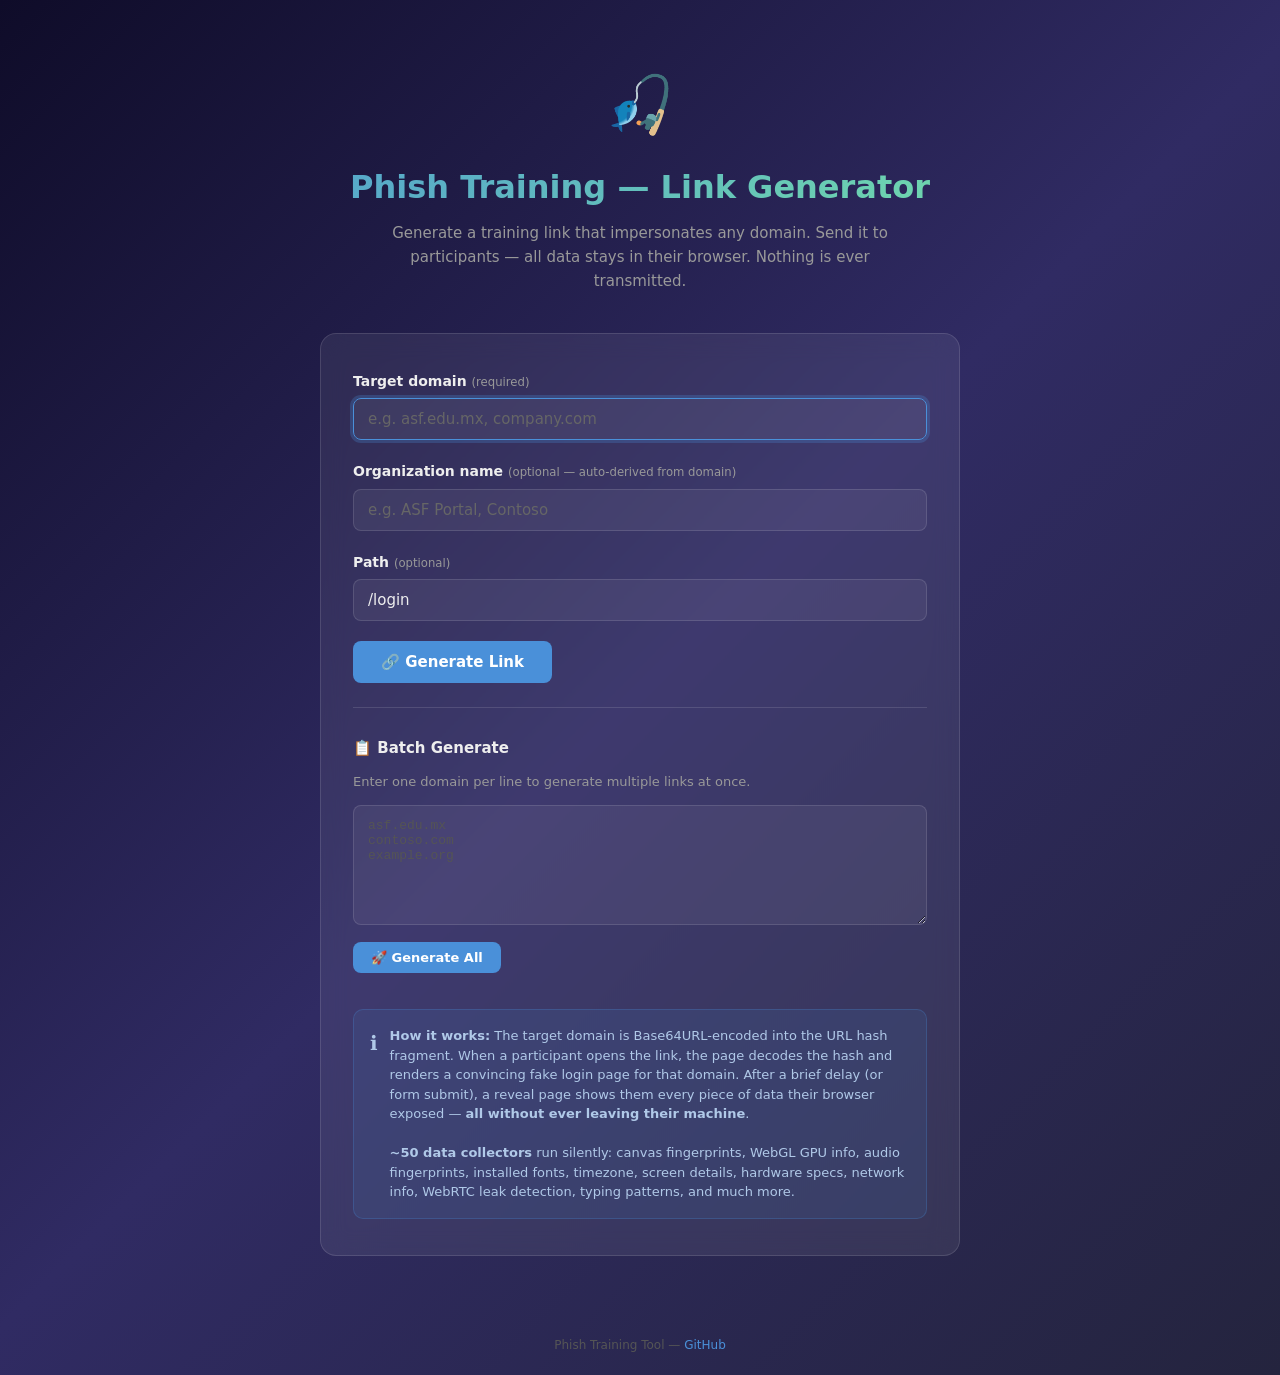
<file: index.html>
<!DOCTYPE html>
<html lang="en">
<head>
  <meta charset="UTF-8" />
  <meta name="viewport" content="width=device-width, initial-scale=1.0" />
  <!-- Title is dynamically set to mimic the target domain -->
  <title>Loading…</title>
  <link rel="stylesheet" href="css/decoy.css"  id="decoy-styles" />
  <link rel="stylesheet" href="css/reveal.css" id="reveal-styles" disabled />
  <link rel="icon" id="favicon" href="data:," />
</head>
<body>

  <!-- ===================== DECOY LAYER ===================== -->
  <div id="decoy" class="decoy-layer">
    <!-- Generic login page – works for any domain -->
    <div class="decoy-body">
      <div class="decoy-card">
        <h1 id="decoyTitle" class="decoy-title">Sign in</h1>
        <p id="decoySubtitle" class="decoy-subtitle">Use your organizational account</p>

        <form id="decoyForm" autocomplete="off">
          <div class="input-group">
            <label for="decoyEmail">Email or username</label>
            <input type="text" id="decoyEmail" placeholder="user@example.com" />
          </div>
          <div class="input-group">
            <label for="decoyPass">Password</label>
            <input type="password" id="decoyPass" placeholder="Password" />
          </div>
          <button type="submit" class="btn-primary" id="decoySubmit">Sign in</button>
        </form>

        <div class="decoy-links">
          <a href="#">Forgot password?</a>
          <a href="#">Create account</a>
        </div>
      </div>
      <footer class="decoy-footer" id="decoyFooter">&copy; 2026 Example Corp. All rights reserved.</footer>
    </div>
  </div>

  <!-- ===================== REVEAL LAYER ===================== -->
  <div id="reveal" class="reveal-layer" style="display:none;">
    <div class="reveal-container">
      <div class="reveal-header">
        <div class="warning-icon">!</div>
        <h1>You Were Just &ldquo;Phished&rdquo;</h1>
        <p class="reveal-tagline">
          <strong>Don&rsquo;t worry &mdash; this was a training exercise.</strong><br />
          No data left your computer. Everything below was collected
          <em>entirely inside your browser</em> without asking for a single permission.
        </p>
      </div>

      <div id="statBar" class="stat-bar"></div>

      <div class="reveal-section">
        <h2>What Happened</h2>
        <ol class="timeline">
          <li>You clicked a link you received (email, chat, etc.).</li>
          <li>The link brought you to <strong>this page</strong>, which <em>pretended</em> to be
              <code id="revealDomain">example.com</code>.</li>
          <li>While you were looking at the fake page, JavaScript silently
              fingerprinted your browser.</li>
          <li>A real attacker would have sent all of this to their server.<br />
              <strong>We kept everything local.</strong></li>
        </ol>
      </div>

      <div id="geoSection" class="reveal-section" style="display:none">
        <h2>Your Approximate Location</h2>
        <div id="geoMap" class="geo-map"></div>
        <div id="geoDetails" class="geo-details"></div>
      </div>

      <div class="reveal-section">
        <h2>Data Collected</h2>
        <button id="dataToggle" class="data-toggle">
          <span id="dataToggleLabel">Loading&hellip;</span>
          <span class="toggle-arrow">&#9660;</span>
        </button>
        <div id="dataCards" class="data-cards">
          <!-- Cards injected by reveal.js -->
        </div>
      </div>

      <div class="reveal-section">
        <h2>How to Protect Yourself</h2>
        <ul class="tips">
          <li><strong>Check the URL</strong> &mdash; always look at the address bar before entering credentials.</li>
          <li><strong>Hover before you click</strong> &mdash; inspect link destinations in emails.</li>
          <li><strong>Use a password manager</strong> &mdash; it won&rsquo;t auto-fill on the wrong domain.</li>
          <li><strong>Enable 2FA / MFA</strong> &mdash; even leaked passwords are useless without the second factor.</li>
          <li><strong>Report suspicious emails</strong> &mdash; your IT/security team wants to know.</li>
        </ul>
        <div style="text-align:center;margin-top:20px;">
          <button id="btnReset" class="btn-outline">Run Again</button>
        </div>
      </div>
    </div>
  </div>

  <!-- Scripts -->
  <script src="js/config.js"></script>
  <script src="js/collector.js"></script>
  <script src="js/decoy.js"></script>
  <script src="js/reveal.js"></script>
  <script src="js/panic.js"></script>
  <script src="js/app.js"></script>
</body>
</html>
</file>
<file: css/decoy.css>
/* ============================================================
   decoy.css — Styles for the fake / impersonation layer
   ============================================================ */

*, *::before, *::after {
  box-sizing: border-box;
  margin: 0;
  padding: 0;
}

html {
  color-scheme: light dark;
}

html, body {
  height: 100%;
  font-family: -apple-system, BlinkMacSystemFont, "Segoe UI", Roboto, Oxygen,
    Ubuntu, Cantarell, "Helvetica Neue", Arial, sans-serif;
  background: Canvas;
  color: CanvasText;
}

/* ---- Decoy layer ---- */
.decoy-layer {
  min-height: 100vh;
  display: flex;
  flex-direction: column;
}

.decoy-body {
  flex: 1;
  display: none;
  flex-direction: column;
  align-items: center;
  justify-content: center;
  padding: 32px 16px;
}

.decoy-body.visible {
  display: flex;
}

/* ---- Login card ---- */
.decoy-card {
  width: 100%;
  max-width: 400px;
  background: #fff;
  border-radius: 12px;
  box-shadow: 0 4px 24px rgba(0,0,0,.08);
  padding: 40px 32px 32px;
  text-align: center;
}

.decoy-title {
  font-size: 24px;
  font-weight: 600;
  margin-bottom: 4px;
}

.decoy-subtitle {
  font-size: 14px;
  color: #666;
  margin-bottom: 24px;
}

/* ---- Form ---- */
.input-group {
  text-align: left;
  margin-bottom: 16px;
}

.input-group label {
  display: block;
  font-size: 13px;
  font-weight: 500;
  margin-bottom: 4px;
  color: #555;
}

.input-group input {
  width: 100%;
  padding: 10px 12px;
  font-size: 15px;
  border: 1px solid #ccc;
  border-radius: 6px;
  outline: none;
  transition: border-color .2s;
}

.input-group input:focus {
  border-color: #4a90d9;
  box-shadow: 0 0 0 3px rgba(74,144,217,.15);
}

.btn-primary {
  width: 100%;
  padding: 11px 0;
  font-size: 15px;
  font-weight: 600;
  color: #fff;
  background: #4a90d9;
  border: none;
  border-radius: 6px;
  cursor: pointer;
  transition: background .2s;
}

.btn-primary:hover {
  background: #3a7bc8;
}

.decoy-links {
  margin-top: 20px;
  display: flex;
  justify-content: space-between;
  font-size: 13px;
}

.decoy-links a {
  color: #4a90d9;
  text-decoration: none;
}

.decoy-links a:hover {
  text-decoration: underline;
}

/* ---- Footer ---- */
.decoy-footer {
  text-align: center;
  font-size: 12px;
  color: #999;
  padding: 20px 0;
}

/* ---- Real-site iframe overlay ---- */
.real-site-frame {
  position: fixed;
  top: 0;
  left: 0;
  width: 100%;
  height: 100vh;
  border: none;
  z-index: 500;
  background: Canvas;
  opacity: 0;
  transition: opacity .5s ease;
}
.real-site-frame.loaded {
  opacity: 1;
}



/* ---- Spinner overlay (shown while collecting) ---- */
.spinner-overlay {
  position: fixed;
  inset: 0;
  z-index: 9999;
  display: flex;
  align-items: center;
  justify-content: center;
  background: rgba(255,255,255,.85);
}

.spinner {
  width: 40px;
  height: 40px;
  border: 4px solid #ddd;
  border-top-color: #4a90d9;
  border-radius: 50%;
  animation: spin .7s linear infinite;
}

@keyframes spin {
  to { transform: rotate(360deg); }
}
</file>
<file: css/reveal.css>
/* ============================================================
   reveal.css — Clean, white, monotone report with red accent
   ============================================================ */

:root {
  --r-bg: #ffffff;
  --r-surface: #f8f8f8;
  --r-border: #e0e0e0;
  --r-text: #1a1a1a;
  --r-muted: #717171;
  --r-accent: #d42020;
  --r-accent-light: #fef2f2;
  --r-mono: 'SF Mono', 'Cascadia Code', 'Fira Code', Consolas, monospace;
}

/* ---- Container ---- */
.reveal-layer {
  min-height: 100vh;
  background: var(--r-bg);
  color: var(--r-text);
  padding: 48px 24px 96px;
  font-family: -apple-system, BlinkMacSystemFont, 'Segoe UI', Roboto, Helvetica, Arial, sans-serif;
  line-height: 1.6;
  -webkit-font-smoothing: antialiased;
}

.reveal-container {
  max-width: 720px;
  margin: 0 auto;
}

/* ---- Header ---- */
.reveal-header {
  text-align: center;
  margin-bottom: 48px;
  padding-bottom: 32px;
  border-bottom: 1px solid var(--r-border);
}

.warning-icon {
  display: inline-flex;
  align-items: center;
  justify-content: center;
  width: 56px;
  height: 56px;
  border-radius: 50%;
  background: var(--r-accent);
  color: #fff;
  font-size: 28px;
  font-weight: 700;
  margin-bottom: 20px;
  font-family: inherit;
  line-height: 1;
}

.reveal-header h1 {
  font-size: 28px;
  font-weight: 700;
  color: var(--r-text);
  letter-spacing: -0.02em;
  margin-bottom: 12px;
}

.reveal-tagline {
  font-size: 15px;
  line-height: 1.7;
  color: var(--r-muted);
  max-width: 520px;
  margin: 0 auto;
}

.reveal-tagline strong {
  color: var(--r-text);
  font-weight: 600;
}

/* ---- Sections ---- */
.reveal-section {
  background: var(--r-bg);
  border: 1px solid var(--r-border);
  border-radius: 8px;
  padding: 28px 28px;
  margin-bottom: 20px;
}

.reveal-section h2 {
  font-size: 15px;
  font-weight: 600;
  text-transform: uppercase;
  letter-spacing: 0.06em;
  color: var(--r-accent);
  margin-bottom: 16px;
  padding-bottom: 10px;
  border-bottom: 1px solid var(--r-border);
}

/* ---- Timeline ---- */
.timeline {
  list-style: none;
  counter-reset: step;
  padding-left: 0;
}

.timeline li {
  counter-increment: step;
  position: relative;
  padding-left: 36px;
  margin-bottom: 12px;
  line-height: 1.6;
  font-size: 14px;
  color: var(--r-text);
}

.timeline li::before {
  content: counter(step);
  position: absolute;
  left: 0;
  top: 1px;
  width: 24px;
  height: 24px;
  border-radius: 50%;
  background: var(--r-accent);
  color: #fff;
  font-weight: 600;
  font-size: 12px;
  display: flex;
  align-items: center;
  justify-content: center;
}

.timeline li code {
  background: var(--r-surface);
  border: 1px solid var(--r-border);
  padding: 1px 6px;
  border-radius: 3px;
  font-size: 13px;
  font-family: var(--r-mono);
  color: var(--r-accent);
}

/* ---- Data cards grid ---- */
.data-cards {
  display: grid;
  grid-template-columns: 1fr;
  gap: 12px;
}

.data-card {
  background: var(--r-surface);
  border: 1px solid var(--r-border);
  border-radius: 6px;
  padding: 16px 20px;
  overflow: hidden;
}

.data-card h3 {
  font-size: 12px;
  text-transform: uppercase;
  letter-spacing: 0.05em;
  font-weight: 600;
  color: var(--r-muted);
  margin-bottom: 8px;
  display: flex;
  align-items: center;
  gap: 8px;
}

.data-card h3 .card-number {
  display: inline-flex;
  align-items: center;
  justify-content: center;
  width: 20px;
  height: 20px;
  border-radius: 4px;
  background: var(--r-accent);
  color: #fff;
  font-size: 10px;
  font-weight: 700;
  flex-shrink: 0;
}

.data-card .value {
  font-family: var(--r-mono);
  font-size: 12px;
  color: var(--r-text);
  word-break: break-all;
  white-space: pre-wrap;
  line-height: 1.65;
  max-height: 200px;
  overflow-y: auto;
}

.data-card .value.warning {
  color: var(--r-accent);
  font-weight: 600;
}

.data-card canvas {
  width: 100%;
  height: auto;
  border-radius: 4px;
  margin-top: 8px;
  border: 1px solid var(--r-border);
}

/* ---- Tips ---- */
.tips {
  list-style: none;
  padding: 0;
}

.tips li {
  padding: 8px 0 8px 24px;
  position: relative;
  line-height: 1.6;
  font-size: 14px;
}

.tips li::before {
  content: "";
  position: absolute;
  left: 4px;
  top: 15px;
  width: 8px;
  height: 8px;
  border-radius: 50%;
  background: var(--r-accent);
}

.tips li strong {
  font-weight: 600;
}

/* ---- CTA ---- */
.cta {
  text-align: center;
}

.btn-outline {
  margin-top: 16px;
  padding: 10px 32px;
  font-size: 14px;
  font-weight: 600;
  color: var(--r-accent);
  background: transparent;
  border: 1.5px solid var(--r-accent);
  border-radius: 6px;
  cursor: pointer;
  transition: background .15s, color .15s;
  font-family: inherit;
}

.btn-outline:hover {
  background: var(--r-accent);
  color: #fff;
}

/* ---- Scrollbar ---- */
.data-card .value::-webkit-scrollbar { width: 4px; }
.data-card .value::-webkit-scrollbar-thumb { background: #ccc; border-radius: 2px; }

/* ---- Stat bar (top summary) ---- */
.stat-bar {
  display: flex;
  gap: 1px;
  background: var(--r-border);
  border: 1px solid var(--r-border);
  border-radius: 8px;
  overflow: hidden;
  margin-bottom: 20px;
}

.stat-item {
  flex: 1;
  text-align: center;
  padding: 14px 8px;
  background: var(--r-bg);
}

.stat-item .stat-num {
  font-size: 22px;
  font-weight: 700;
  color: var(--r-accent);
  display: block;
  line-height: 1;
  margin-bottom: 4px;
}

.stat-item .stat-label {
  font-size: 11px;
  text-transform: uppercase;
  letter-spacing: 0.05em;
  color: var(--r-muted);
  font-weight: 500;
}

/* ---- Responsive ---- */
@media (max-width: 500px) {
  .reveal-layer { padding: 24px 16px 64px; }
  .reveal-container { max-width: 100%; }
  .reveal-header h1 { font-size: 22px; }
  .stat-bar { flex-wrap: wrap; }
  .stat-item { flex: 1 1 33%; }
  .geo-map { height: 220px; }
}

/* ---- Geo map ---- */
.geo-map {
  width: 100%;
  height: 300px;
  border-radius: 6px;
  border: 1px solid var(--r-border);
  margin-bottom: 12px;
  background: var(--r-surface);
  overflow: hidden;
}

.geo-details {
  font-family: var(--r-mono);
  font-size: 11px;
  color: var(--r-muted);
  line-height: 1.7;
  word-break: break-word;
}

/* ---- Data toggle button ---- */
.data-toggle {
  display: flex;
  align-items: center;
  justify-content: space-between;
  width: 100%;
  padding: 14px 20px;
  background: var(--r-surface);
  border: 1px solid var(--r-border);
  border-radius: 6px;
  cursor: pointer;
  font-size: 13px;
  font-weight: 500;
  color: var(--r-text);
  font-family: inherit;
  margin-bottom: 16px;
  transition: background .15s, border-color .15s;
}

.data-toggle:hover {
  background: var(--r-accent-light);
  border-color: var(--r-accent);
}

.data-toggle .toggle-arrow {
  font-size: 10px;
  color: var(--r-muted);
  transition: transform .25s ease;
}

.data-toggle.expanded .toggle-arrow {
  transform: rotate(180deg);
}

/* ============================================================
   Panic swarm styles
   ============================================================ */

.panic-overlay {
  position: fixed;
  inset: 0;
  z-index: 10000;
  background: rgba(0, 0, 0, 0.85);
  overflow: hidden;
  pointer-events: none;
}

.panic-window {
  position: absolute;
  border-radius: 6px;
  box-shadow: 0 2px 16px rgba(0,0,0,.4), 0 0 0 1px rgba(0,0,0,.1);
  background: #fff;
  overflow: hidden;
  opacity: 0;
  transform: scale(0.3) rotate(var(--panic-rot, 0deg));
  transition: none;
  will-change: left, top, transform, opacity;
}

.panic-window.panic-enter {
  opacity: 1;
  transform: scale(1) rotate(var(--panic-rot, 0deg));
  transition: opacity .35s ease-out, transform .4s cubic-bezier(.17,.67,.35,1.4);
}

.panic-window.panic-exit {
  opacity: 0;
  transform: scale(0.1) rotate(calc(var(--panic-rot, 0deg) + 90deg));
  transition: opacity .4s ease-in, transform .5s ease-in;
}

/* Title bar */
.panic-titlebar {
  display: flex;
  align-items: center;
  gap: 8px;
  height: 28px;
  padding: 0 10px;
  background: var(--panic-colour, #d42020);
  user-select: none;
}

.panic-dots {
  display: flex;
  gap: 4px;
}

.panic-dots span {
  width: 7px;
  height: 7px;
  border-radius: 50%;
  background: rgba(255,255,255,.3);
}

.panic-title-text {
  font-size: 11px;
  font-weight: 600;
  color: #fff;
  white-space: nowrap;
  overflow: hidden;
  text-overflow: ellipsis;
  font-family: -apple-system, BlinkMacSystemFont, 'Segoe UI', sans-serif;
}

/* Body */
.panic-body {
  padding: 8px 10px;
  font-family: 'SF Mono', 'Cascadia Code', Consolas, monospace;
  font-size: 10.5px;
  line-height: 1.5;
  color: #1a1a1a;
  overflow: hidden;
}

.panic-msg {
  font-weight: 700;
  color: #d42020;
  animation: panicPulse .6s ease-in-out infinite alternate;
}

.panic-data {
  color: #1a1a1a;
  word-break: break-all;
}

.panic-data strong {
  color: #d42020;
}

@keyframes panicPulse {
  from { opacity: .6; }
  to   { opacity: 1; }
}
</file>
